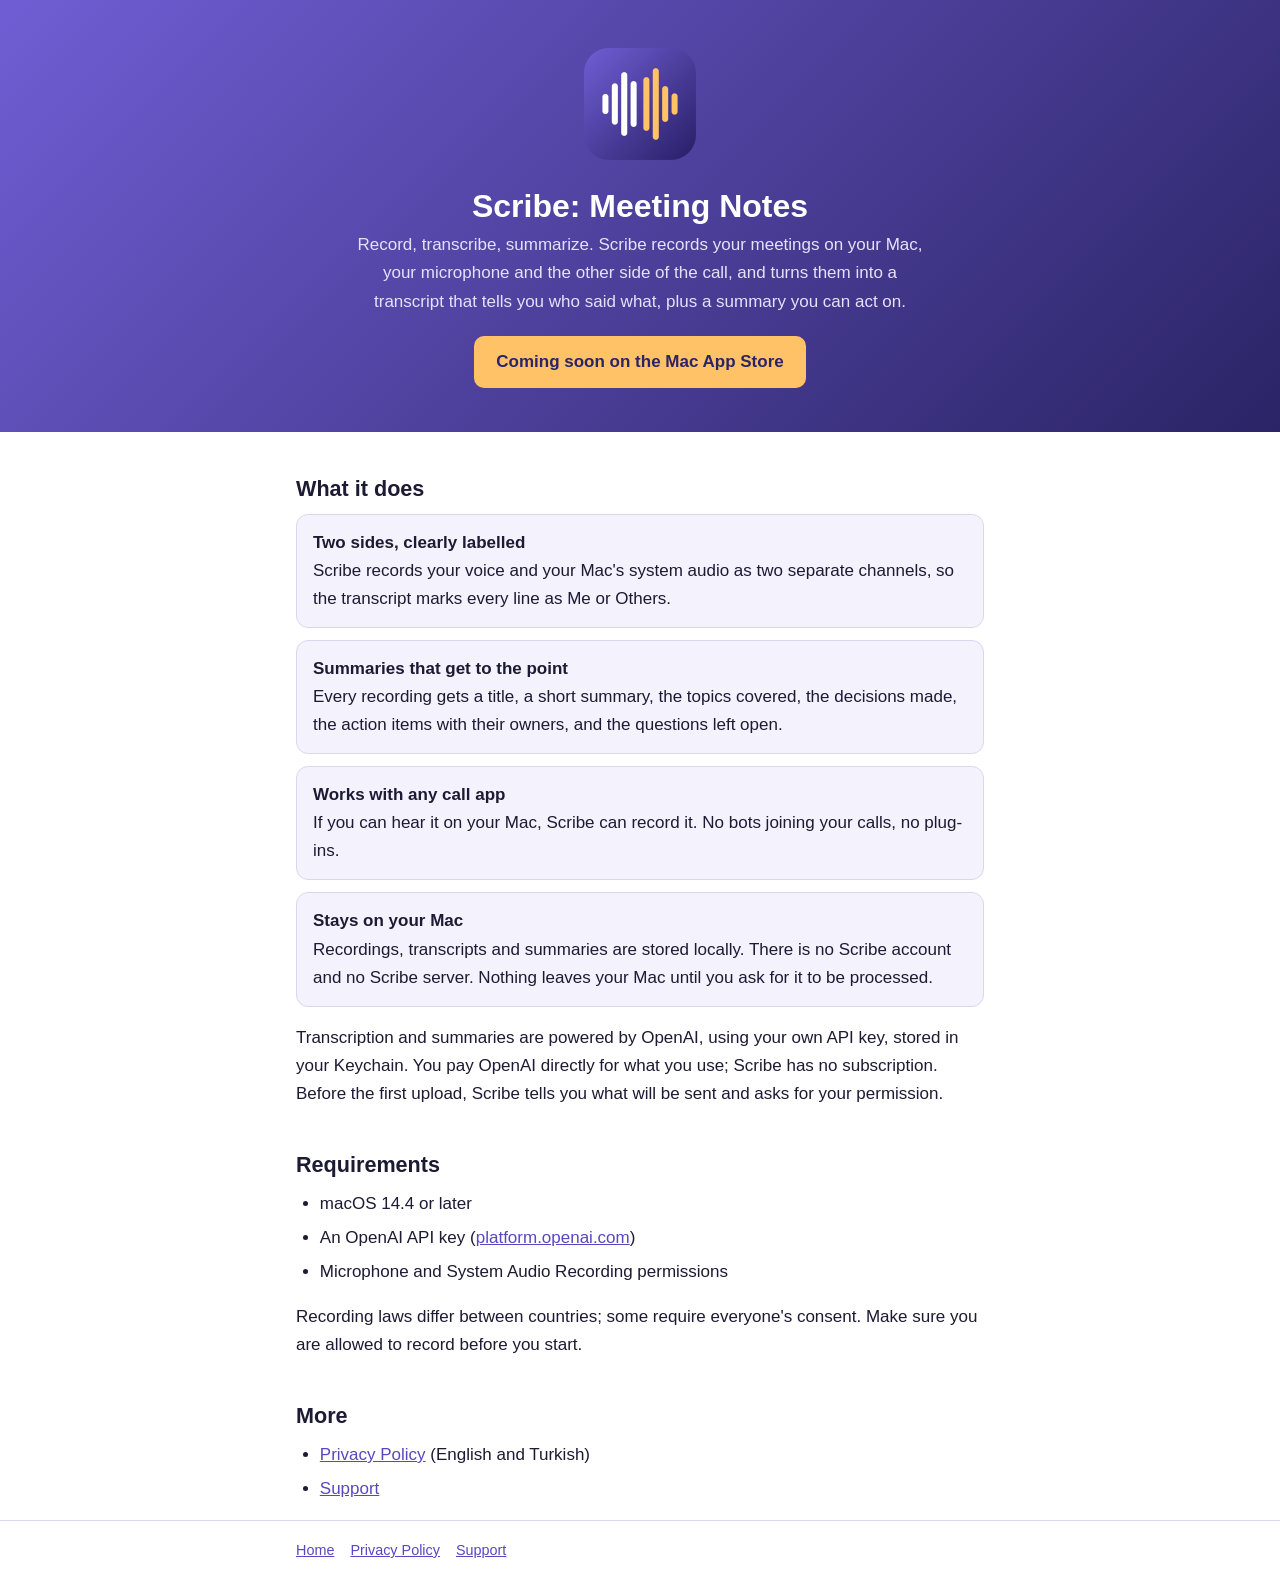
<file: index.html>
<!doctype html>
<html lang="en">
<head>
<meta charset="utf-8">
<meta name="viewport" content="width=device-width, initial-scale=1">
<title>Scribe - Record, transcribe, summarize</title>
<meta name="description" content="Records both sides of a meeting on your Mac and turns them into a transcript labelled Me and Others, plus a summary.">
<link rel="icon" type="image/png" href="icon.png">
<link rel="apple-touch-icon" href="icon.png">
<link rel="stylesheet" href="style.css">
</head>
<body>
<section class="hero">
<img src="icon.png" alt="" width="128" height="128">
<h1>Scribe: Meeting Notes</h1>
<p>Record, transcribe, summarize. Scribe records your meetings on your Mac, your microphone and the other side of the call, and turns them into a transcript that tells you who said what, plus a summary you can act on.</p>
<!-- Once the app is live, replace this badge with:
     <a class="button" href="<APP_STORE_URL>">Download on the Mac App Store</a> -->
<span class="button" aria-disabled="true">Coming soon on the Mac App Store</span>
</section>
<main class="wrap">
<h2>What it does</h2>
<ul class="features">
<li><strong>Two sides, clearly labelled</strong>Scribe records your voice and your Mac's system audio as two separate channels, so the transcript marks every line as Me or Others.</li>
<li><strong>Summaries that get to the point</strong>Every recording gets a title, a short summary, the topics covered, the decisions made, the action items with their owners, and the questions left open.</li>
<li><strong>Works with any call app</strong>If you can hear it on your Mac, Scribe can record it. No bots joining your calls, no plug-ins.</li>
<li><strong>Stays on your Mac</strong>Recordings, transcripts and summaries are stored locally. There is no Scribe account and no Scribe server. Nothing leaves your Mac until you ask for it to be processed.</li>
</ul>
<p>Transcription and summaries are powered by OpenAI, using your own API key, stored in your Keychain. You pay OpenAI directly for what you use; Scribe has no subscription. Before the first upload, Scribe tells you what will be sent and asks for your permission.</p>

<h2>Requirements</h2>
<ul>
<li>macOS 14.4 or later</li>
<li>An OpenAI API key (<a href="https://platform.openai.com/api-keys">platform.openai.com</a>)</li>
<li>Microphone and System Audio Recording permissions</li>
</ul>
<p>Recording laws differ between countries; some require everyone's consent. Make sure you are allowed to record before you start.</p>

<h2>More</h2>
<ul>
<li><a href="privacy.html">Privacy Policy</a> (English and Turkish)</li>
<li><a href="support.html">Support</a></li>
</ul>
</main>
<footer class="site"><div class="wrap">
<a href="index.html">Home</a><a href="privacy.html">Privacy Policy</a><a href="support.html">Support</a>
</div></footer>
</body>
</html>
</file>
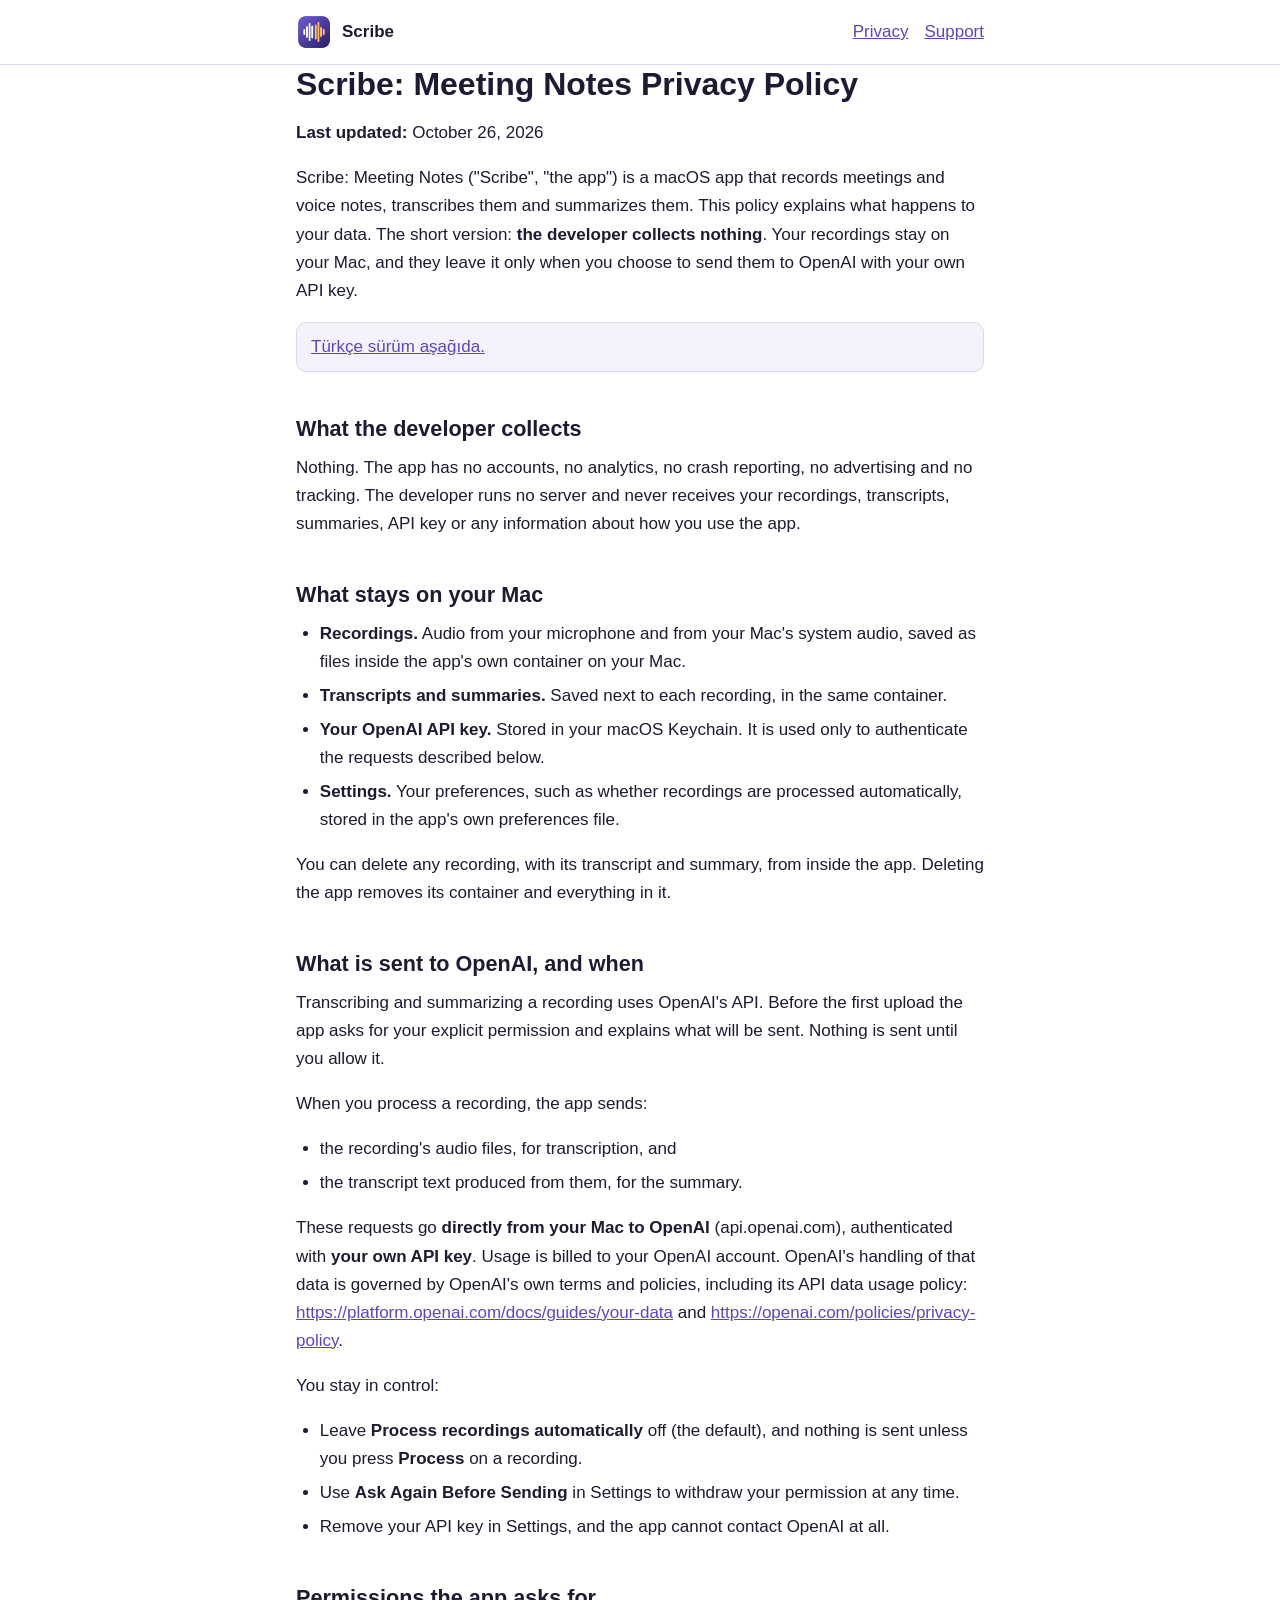
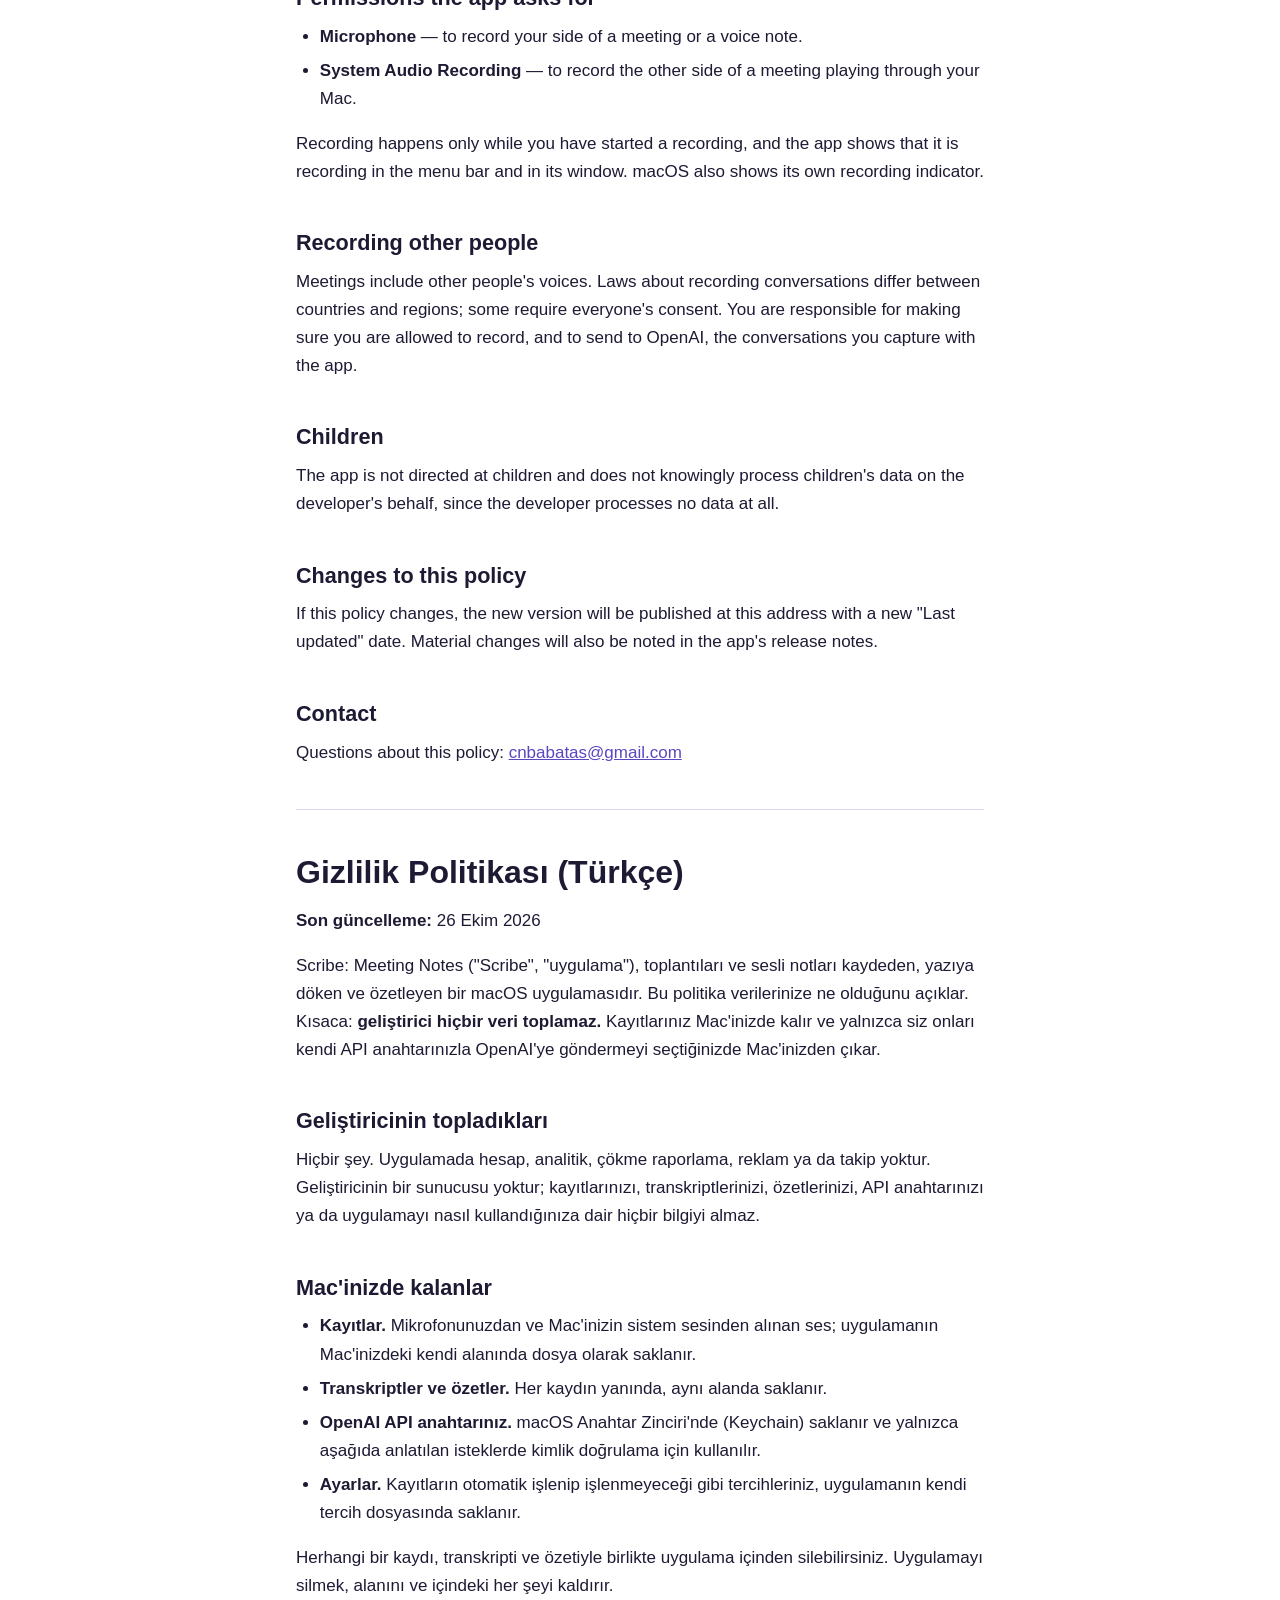
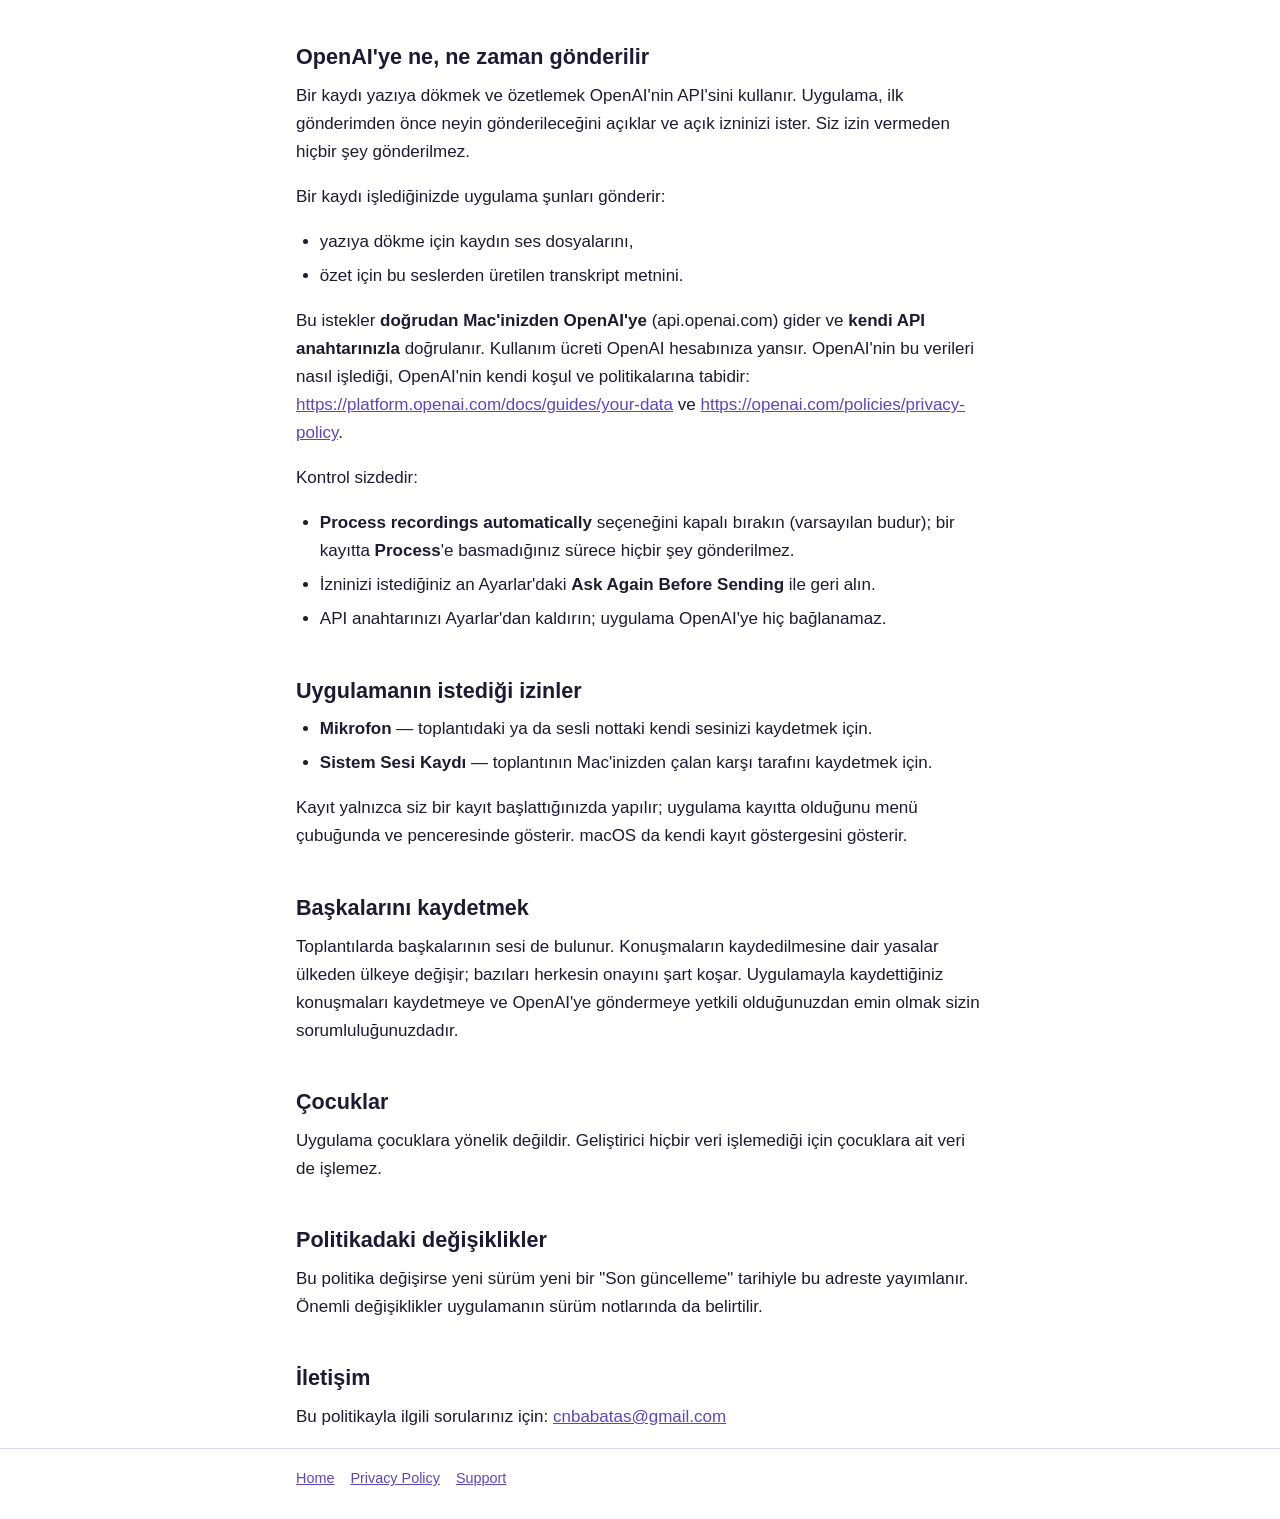
<file: privacy.html>
<!doctype html>
<html lang="en">
<head>
<meta charset="utf-8">
<meta name="viewport" content="width=device-width, initial-scale=1">
<title>Privacy Policy</title>
<meta name="description" content="Privacy policy of the Scribe macOS app (English and Turkish).">
<link rel="icon" type="image/png" href="icon.png">
<link rel="apple-touch-icon" href="icon.png">
<link rel="stylesheet" href="style.css">
</head>
<body>
<header class="site"><div class="wrap">
<a class="brand" href="index.html"><img src="icon.png" alt="" width="36" height="36"><span>Scribe</span></a>
<nav><a href="privacy.html">Privacy</a><a href="support.html">Support</a></nav>
</div></header>
<main class="wrap">
<h1>Scribe: Meeting Notes Privacy Policy</h1>
<p><strong>Last updated:</strong> October 26, 2026</p>
<p>Scribe: Meeting Notes ("Scribe", "the app") is a macOS app that records meetings and voice notes, transcribes them and summarizes them. This policy explains what happens to your data. The short version: <strong>the developer collects nothing</strong>. Your recordings stay on your Mac, and they leave it only when you choose to send them to OpenAI with your own API key.</p>
<p class="lang-note"><a href="#gizlilik-politikası-türkçe">Türkçe sürüm aşağıda.</a></p>

<h2>What the developer collects</h2>
<p>Nothing. The app has no accounts, no analytics, no crash reporting, no advertising and no tracking. The developer runs no server and never receives your recordings, transcripts, summaries, API key or any information about how you use the app.</p>

<h2>What stays on your Mac</h2>
<ul>
<li><strong>Recordings.</strong> Audio from your microphone and from your Mac's system audio, saved as files inside the app's own container on your Mac.</li>
<li><strong>Transcripts and summaries.</strong> Saved next to each recording, in the same container.</li>
<li><strong>Your OpenAI API key.</strong> Stored in your macOS Keychain. It is used only to authenticate the requests described below.</li>
<li><strong>Settings.</strong> Your preferences, such as whether recordings are processed automatically, stored in the app's own preferences file.</li>
</ul>
<p>You can delete any recording, with its transcript and summary, from inside the app. Deleting the app removes its container and everything in it.</p>

<h2>What is sent to OpenAI, and when</h2>
<p>Transcribing and summarizing a recording uses OpenAI's API. Before the first upload the app asks for your explicit permission and explains what will be sent. Nothing is sent until you allow it.</p>
<p>When you process a recording, the app sends:</p>
<ul>
<li>the recording's audio files, for transcription, and</li>
<li>the transcript text produced from them, for the summary.</li>
</ul>
<p>These requests go <strong>directly from your Mac to OpenAI</strong> (api.openai.com), authenticated with <strong>your own API key</strong>. Usage is billed to your OpenAI account. OpenAI's handling of that data is governed by OpenAI's own terms and policies, including its API data usage policy: <a href="https://platform.openai.com/docs/guides/your-data">https://platform.openai.com/docs/guides/your-data</a> and <a href="https://openai.com/policies/privacy-policy">https://openai.com/policies/privacy-policy</a>.</p>
<p>You stay in control:</p>
<ul>
<li>Leave <strong>Process recordings automatically</strong> off (the default), and nothing is sent unless you press <strong>Process</strong> on a recording.</li>
<li>Use <strong>Ask Again Before Sending</strong> in Settings to withdraw your permission at any time.</li>
<li>Remove your API key in Settings, and the app cannot contact OpenAI at all.</li>
</ul>

<h2>Permissions the app asks for</h2>
<ul>
<li><strong>Microphone</strong> &mdash; to record your side of a meeting or a voice note.</li>
<li><strong>System Audio Recording</strong> &mdash; to record the other side of a meeting playing through your Mac.</li>
</ul>
<p>Recording happens only while you have started a recording, and the app shows that it is recording in the menu bar and in its window. macOS also shows its own recording indicator.</p>

<h2>Recording other people</h2>
<p>Meetings include other people's voices. Laws about recording conversations differ between countries and regions; some require everyone's consent. You are responsible for making sure you are allowed to record, and to send to OpenAI, the conversations you capture with the app.</p>

<h2>Children</h2>
<p>The app is not directed at children and does not knowingly process children's data on the developer's behalf, since the developer processes no data at all.</p>

<h2>Changes to this policy</h2>
<p>If this policy changes, the new version will be published at this address with a new "Last updated" date. Material changes will also be noted in the app's release notes.</p>

<h2>Contact</h2>
<p>Questions about this policy: <a href="mailto:cnbabatas@gmail.com">cnbabatas@gmail.com</a></p>

<hr>

<h1 id="gizlilik-politikası-türkçe" lang="tr">Gizlilik Politikası (Türkçe)</h1>
<div lang="tr">
<p><strong>Son güncelleme:</strong> 26 Ekim 2026</p>
<p>Scribe: Meeting Notes ("Scribe", "uygulama"), toplantıları ve sesli notları kaydeden, yazıya döken ve özetleyen bir macOS uygulamasıdır. Bu politika verilerinize ne olduğunu açıklar. Kısaca: <strong>geliştirici hiçbir veri toplamaz.</strong> Kayıtlarınız Mac'inizde kalır ve yalnızca siz onları kendi API anahtarınızla OpenAI'ye göndermeyi seçtiğinizde Mac'inizden çıkar.</p>

<h2>Geliştiricinin topladıkları</h2>
<p>Hiçbir şey. Uygulamada hesap, analitik, çökme raporlama, reklam ya da takip yoktur. Geliştiricinin bir sunucusu yoktur; kayıtlarınızı, transkriptlerinizi, özetlerinizi, API anahtarınızı ya da uygulamayı nasıl kullandığınıza dair hiçbir bilgiyi almaz.</p>

<h2>Mac'inizde kalanlar</h2>
<ul>
<li><strong>Kayıtlar.</strong> Mikrofonunuzdan ve Mac'inizin sistem sesinden alınan ses; uygulamanın Mac'inizdeki kendi alanında dosya olarak saklanır.</li>
<li><strong>Transkriptler ve özetler.</strong> Her kaydın yanında, aynı alanda saklanır.</li>
<li><strong>OpenAI API anahtarınız.</strong> macOS Anahtar Zinciri'nde (Keychain) saklanır ve yalnızca aşağıda anlatılan isteklerde kimlik doğrulama için kullanılır.</li>
<li><strong>Ayarlar.</strong> Kayıtların otomatik işlenip işlenmeyeceği gibi tercihleriniz, uygulamanın kendi tercih dosyasında saklanır.</li>
</ul>
<p>Herhangi bir kaydı, transkripti ve özetiyle birlikte uygulama içinden silebilirsiniz. Uygulamayı silmek, alanını ve içindeki her şeyi kaldırır.</p>

<h2>OpenAI'ye ne, ne zaman gönderilir</h2>
<p>Bir kaydı yazıya dökmek ve özetlemek OpenAI'nin API'sini kullanır. Uygulama, ilk gönderimden önce neyin gönderileceğini açıklar ve açık izninizi ister. Siz izin vermeden hiçbir şey gönderilmez.</p>
<p>Bir kaydı işlediğinizde uygulama şunları gönderir:</p>
<ul>
<li>yazıya dökme için kaydın ses dosyalarını,</li>
<li>özet için bu seslerden üretilen transkript metnini.</li>
</ul>
<p>Bu istekler <strong>doğrudan Mac'inizden OpenAI'ye</strong> (api.openai.com) gider ve <strong>kendi API anahtarınızla</strong> doğrulanır. Kullanım ücreti OpenAI hesabınıza yansır. OpenAI'nin bu verileri nasıl işlediği, OpenAI'nin kendi koşul ve politikalarına tabidir: <a href="https://platform.openai.com/docs/guides/your-data">https://platform.openai.com/docs/guides/your-data</a> ve <a href="https://openai.com/policies/privacy-policy">https://openai.com/policies/privacy-policy</a>.</p>
<p>Kontrol sizdedir:</p>
<ul>
<li><strong>Process recordings automatically</strong> seçeneğini kapalı bırakın (varsayılan budur); bir kayıtta <strong>Process</strong>'e basmadığınız sürece hiçbir şey gönderilmez.</li>
<li>İzninizi istediğiniz an Ayarlar'daki <strong>Ask Again Before Sending</strong> ile geri alın.</li>
<li>API anahtarınızı Ayarlar'dan kaldırın; uygulama OpenAI'ye hiç bağlanamaz.</li>
</ul>

<h2>Uygulamanın istediği izinler</h2>
<ul>
<li><strong>Mikrofon</strong> &mdash; toplantıdaki ya da sesli nottaki kendi sesinizi kaydetmek için.</li>
<li><strong>Sistem Sesi Kaydı</strong> &mdash; toplantının Mac'inizden çalan karşı tarafını kaydetmek için.</li>
</ul>
<p>Kayıt yalnızca siz bir kayıt başlattığınızda yapılır; uygulama kayıtta olduğunu menü çubuğunda ve penceresinde gösterir. macOS da kendi kayıt göstergesini gösterir.</p>

<h2>Başkalarını kaydetmek</h2>
<p>Toplantılarda başkalarının sesi de bulunur. Konuşmaların kaydedilmesine dair yasalar ülkeden ülkeye değişir; bazıları herkesin onayını şart koşar. Uygulamayla kaydettiğiniz konuşmaları kaydetmeye ve OpenAI'ye göndermeye yetkili olduğunuzdan emin olmak sizin sorumluluğunuzdadır.</p>

<h2>Çocuklar</h2>
<p>Uygulama çocuklara yönelik değildir. Geliştirici hiçbir veri işlemediği için çocuklara ait veri de işlemez.</p>

<h2>Politikadaki değişiklikler</h2>
<p>Bu politika değişirse yeni sürüm yeni bir "Son güncelleme" tarihiyle bu adreste yayımlanır. Önemli değişiklikler uygulamanın sürüm notlarında da belirtilir.</p>

<h2>İletişim</h2>
<p>Bu politikayla ilgili sorularınız için: <a href="mailto:cnbabatas@gmail.com">cnbabatas@gmail.com</a></p>
</div>
</main>
<footer class="site"><div class="wrap">
<a href="index.html">Home</a><a href="privacy.html">Privacy Policy</a><a href="support.html">Support</a>
</div></footer>
</body>
</html>
</file>
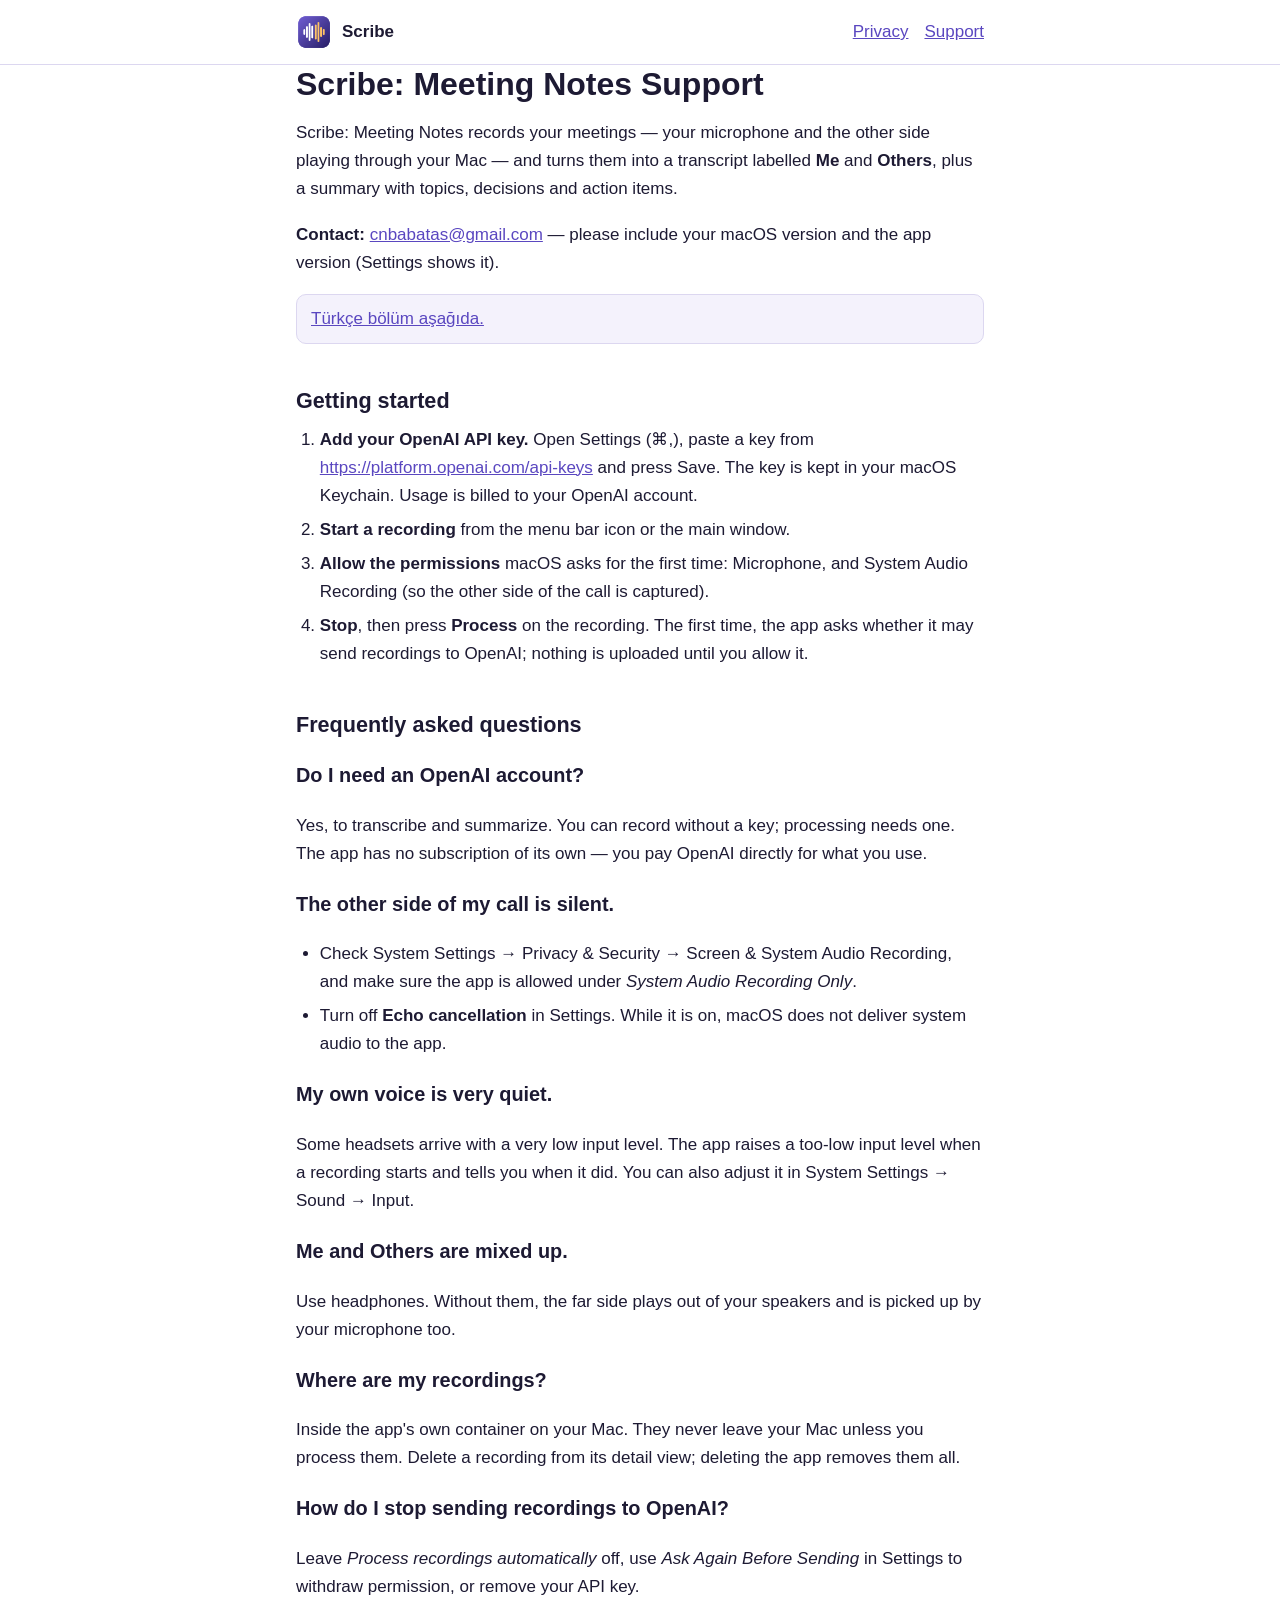
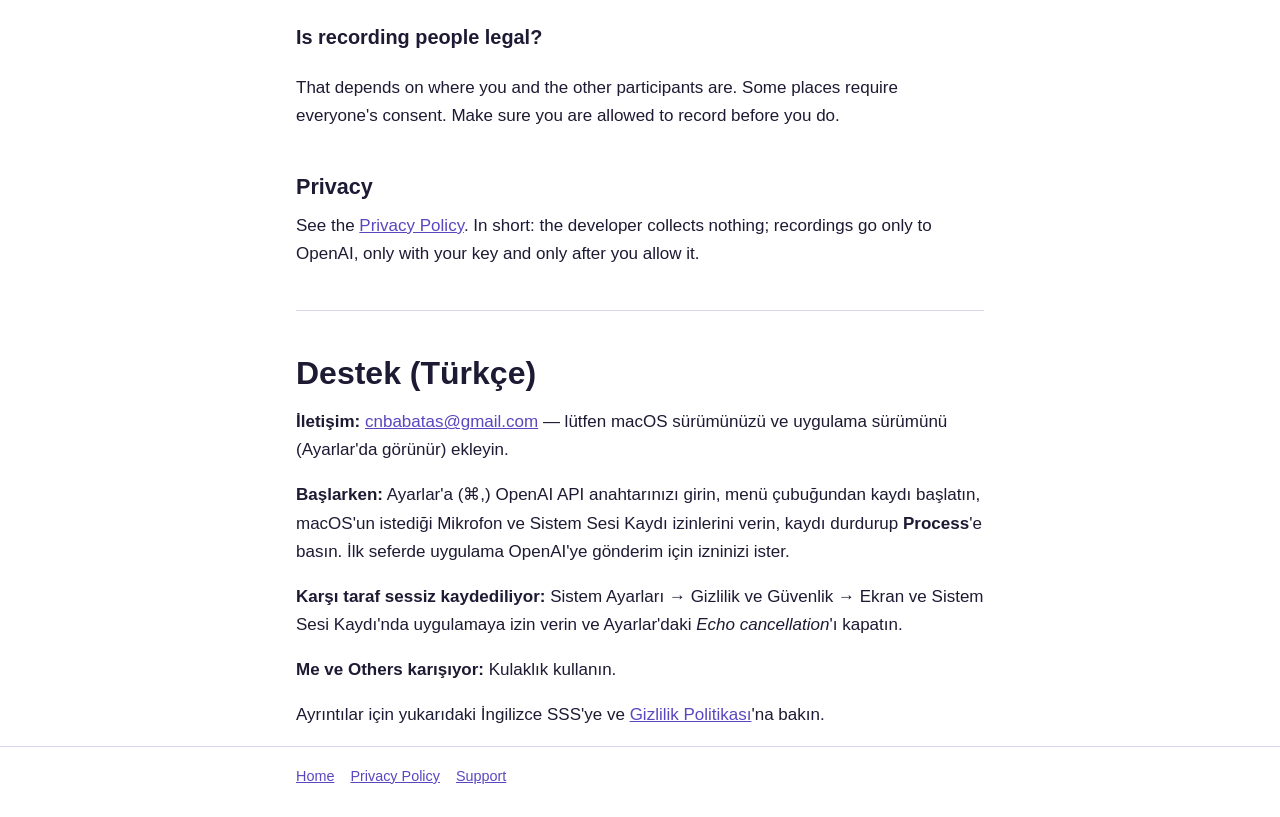
<file: support.html>
<!doctype html>
<html lang="en">
<head>
<meta charset="utf-8">
<meta name="viewport" content="width=device-width, initial-scale=1">
<title>Support</title>
<meta name="description" content="Support for the Scribe macOS meeting recorder: getting started, FAQ and contact.">
<link rel="icon" type="image/png" href="icon.png">
<link rel="apple-touch-icon" href="icon.png">
<link rel="stylesheet" href="style.css">
</head>
<body>
<header class="site"><div class="wrap">
<a class="brand" href="index.html"><img src="icon.png" alt="" width="36" height="36"><span>Scribe</span></a>
<nav><a href="privacy.html">Privacy</a><a href="support.html">Support</a></nav>
</div></header>
<main class="wrap">
<h1>Scribe: Meeting Notes Support</h1>
<p>Scribe: Meeting Notes records your meetings &mdash; your microphone and the other side playing through your Mac &mdash; and turns them into a transcript labelled <strong>Me</strong> and <strong>Others</strong>, plus a summary with topics, decisions and action items.</p>
<p><strong>Contact:</strong> <a href="mailto:cnbabatas@gmail.com">cnbabatas@gmail.com</a> &mdash; please include your macOS version and the app version (Settings shows it).</p>
<p class="lang-note"><a href="#destek-türkçe">Türkçe bölüm aşağıda.</a></p>

<h2>Getting started</h2>
<ol>
<li><strong>Add your OpenAI API key.</strong> Open Settings (&#8984;,), paste a key from <a href="https://platform.openai.com/api-keys">https://platform.openai.com/api-keys</a> and press Save. The key is kept in your macOS Keychain. Usage is billed to your OpenAI account.</li>
<li><strong>Start a recording</strong> from the menu bar icon or the main window.</li>
<li><strong>Allow the permissions</strong> macOS asks for the first time: Microphone, and System Audio Recording (so the other side of the call is captured).</li>
<li><strong>Stop</strong>, then press <strong>Process</strong> on the recording. The first time, the app asks whether it may send recordings to OpenAI; nothing is uploaded until you allow it.</li>
</ol>

<h2>Frequently asked questions</h2>

<h3>Do I need an OpenAI account?</h3>
<p>Yes, to transcribe and summarize. You can record without a key; processing needs one. The app has no subscription of its own &mdash; you pay OpenAI directly for what you use.</p>

<h3>The other side of my call is silent.</h3>
<ul>
<li>Check System Settings &rarr; Privacy &amp; Security &rarr; Screen &amp; System Audio Recording, and make sure the app is allowed under <em>System Audio Recording Only</em>.</li>
<li>Turn off <strong>Echo cancellation</strong> in Settings. While it is on, macOS does not deliver system audio to the app.</li>
</ul>

<h3>My own voice is very quiet.</h3>
<p>Some headsets arrive with a very low input level. The app raises a too-low input level when a recording starts and tells you when it did. You can also adjust it in System Settings &rarr; Sound &rarr; Input.</p>

<h3>Me and Others are mixed up.</h3>
<p>Use headphones. Without them, the far side plays out of your speakers and is picked up by your microphone too.</p>

<h3>Where are my recordings?</h3>
<p>Inside the app's own container on your Mac. They never leave your Mac unless you process them. Delete a recording from its detail view; deleting the app removes them all.</p>

<h3>How do I stop sending recordings to OpenAI?</h3>
<p>Leave <em>Process recordings automatically</em> off, use <em>Ask Again Before Sending</em> in Settings to withdraw permission, or remove your API key.</p>

<h3>Is recording people legal?</h3>
<p>That depends on where you and the other participants are. Some places require everyone's consent. Make sure you are allowed to record before you do.</p>

<h2>Privacy</h2>
<p>See the <a href="privacy.html">Privacy Policy</a>. In short: the developer collects nothing; recordings go only to OpenAI, only with your key and only after you allow it.</p>

<hr>

<h1 id="destek-türkçe" lang="tr">Destek (Türkçe)</h1>
<div lang="tr">
<p><strong>İletişim:</strong> <a href="mailto:cnbabatas@gmail.com">cnbabatas@gmail.com</a> &mdash; lütfen macOS sürümünüzü ve uygulama sürümünü (Ayarlar'da görünür) ekleyin.</p>
<p><strong>Başlarken:</strong> Ayarlar'a (&#8984;,) OpenAI API anahtarınızı girin, menü çubuğundan kaydı başlatın, macOS'un istediği Mikrofon ve Sistem Sesi Kaydı izinlerini verin, kaydı durdurup <strong>Process</strong>'e basın. İlk seferde uygulama OpenAI'ye gönderim için izninizi ister.</p>
<p><strong>Karşı taraf sessiz kaydediliyor:</strong> Sistem Ayarları &rarr; Gizlilik ve Güvenlik &rarr; Ekran ve Sistem Sesi Kaydı'nda uygulamaya izin verin ve Ayarlar'daki <em>Echo cancellation</em>'ı kapatın.</p>
<p><strong>Me ve Others karışıyor:</strong> Kulaklık kullanın.</p>
<p>Ayrıntılar için yukarıdaki İngilizce SSS'ye ve <a href="privacy.html">Gizlilik Politikası</a>'na bakın.</p>
</div>
</main>
<footer class="site"><div class="wrap">
<a href="index.html">Home</a><a href="privacy.html">Privacy Policy</a><a href="support.html">Support</a>
</div></footer>
</body>
</html>
</file>
<file: style.css>
/* Palette taken from Scripts/make-icon.sh: gradient #705ED4 -> #2B2466, white and amber (#FFC266) bars. */
:root {
  color-scheme: light dark;
  --bg: #ffffff;
  --text: #1d1a33;
  --muted: #5d5878;
  --link: #5a47c0;
  --accent: #705ed4;
  --accent-dark: #2b2466;
  --amber: #ffc266;
  --surface: #f4f2fc;
  --border: #dcd7f0;
  --ph-bg: #fff0d1;
  --ph-text: #6b4300;
  --ph-border: #e0a73a;
}
@media (prefers-color-scheme: dark) {
  :root {
    --bg: #14122b;
    --text: #ece9fb;
    --muted: #a9a3cc;
    --link: #ffc266;
    --surface: #1e1b3f;
    --border: #38336a;
    --ph-bg: #4a3600;
    --ph-text: #ffe2a6;
    --ph-border: #b98a28;
  }
}
* { box-sizing: border-box; }
html { -webkit-text-size-adjust: 100%; }
body {
  margin: 0;
  background: var(--bg);
  color: var(--text);
  font: 17px/1.65 -apple-system, BlinkMacSystemFont, "Segoe UI", Roboto, "Helvetica Neue", Arial, sans-serif;
}
.wrap { max-width: 720px; margin: 0 auto; padding: 0 16px; }
header.site { border-bottom: 1px solid var(--border); }
header.site .wrap { display: flex; align-items: center; gap: 12px; padding-top: 14px; padding-bottom: 14px; flex-wrap: wrap; }
header.site a.brand { display: flex; align-items: center; gap: 10px; color: var(--text); text-decoration: none; font-weight: 600; }
header.site img { width: 36px; height: 36px; }
header.site nav { margin-left: auto; display: flex; gap: 16px; }
main { padding-top: 28px; padding-bottom: 48px; }
h1 { font-size: 2rem; line-height: 1.2; margin: 0 0 .5em; }
h2 { font-size: 1.35rem; line-height: 1.3; margin: 2em 0 .5em; }
p, ul, ol { margin: 0 0 1em; }
ul, ol { padding-left: 1.4em; }
li { margin-bottom: .35em; }
a { color: var(--link); }
a:focus-visible { outline: 3px solid var(--amber); outline-offset: 2px; }
hr { border: 0; border-top: 1px solid var(--border); margin: 2.5em 0; }
.placeholder {
  background: var(--ph-bg); color: var(--ph-text);
  border: 1px dashed var(--ph-border); border-radius: 4px;
  padding: 0 .3em; font-family: ui-monospace, SFMono-Regular, Menlo, monospace; font-size: .92em;
}
.hero {
  background: linear-gradient(135deg, #705ed4, #2b2466);
  color: #fff; text-align: center; padding: 40px 16px 44px;
}
.hero img { width: 128px; height: 128px; }
.hero h1 { margin: .3em 0 .2em; }
.hero p { color: #e6e1fb; margin: 0 auto 1.2em; max-width: 34em; }
.hero .placeholder { background: #fff0d1; color: #6b4300; }
.button {
  display: inline-block; background: var(--amber); color: #2b2466;
  font-weight: 700; text-decoration: none; padding: 12px 22px; border-radius: 10px;
}
.button .placeholder { background: transparent; border-color: #2b2466; color: #2b2466; }
.features { list-style: none; padding: 0; display: grid; gap: 12px; }
.features li { background: var(--surface); border: 1px solid var(--border); border-radius: 12px; padding: 14px 16px; margin: 0; }
.features strong { display: block; }
.lang-note { background: var(--surface); border: 1px solid var(--border); border-radius: 10px; padding: 10px 14px; }
footer.site { border-top: 1px solid var(--border); color: var(--muted); font-size: .9rem; }
footer.site .wrap { padding-top: 18px; padding-bottom: 28px; display: flex; gap: 16px; flex-wrap: wrap; }
</file>
